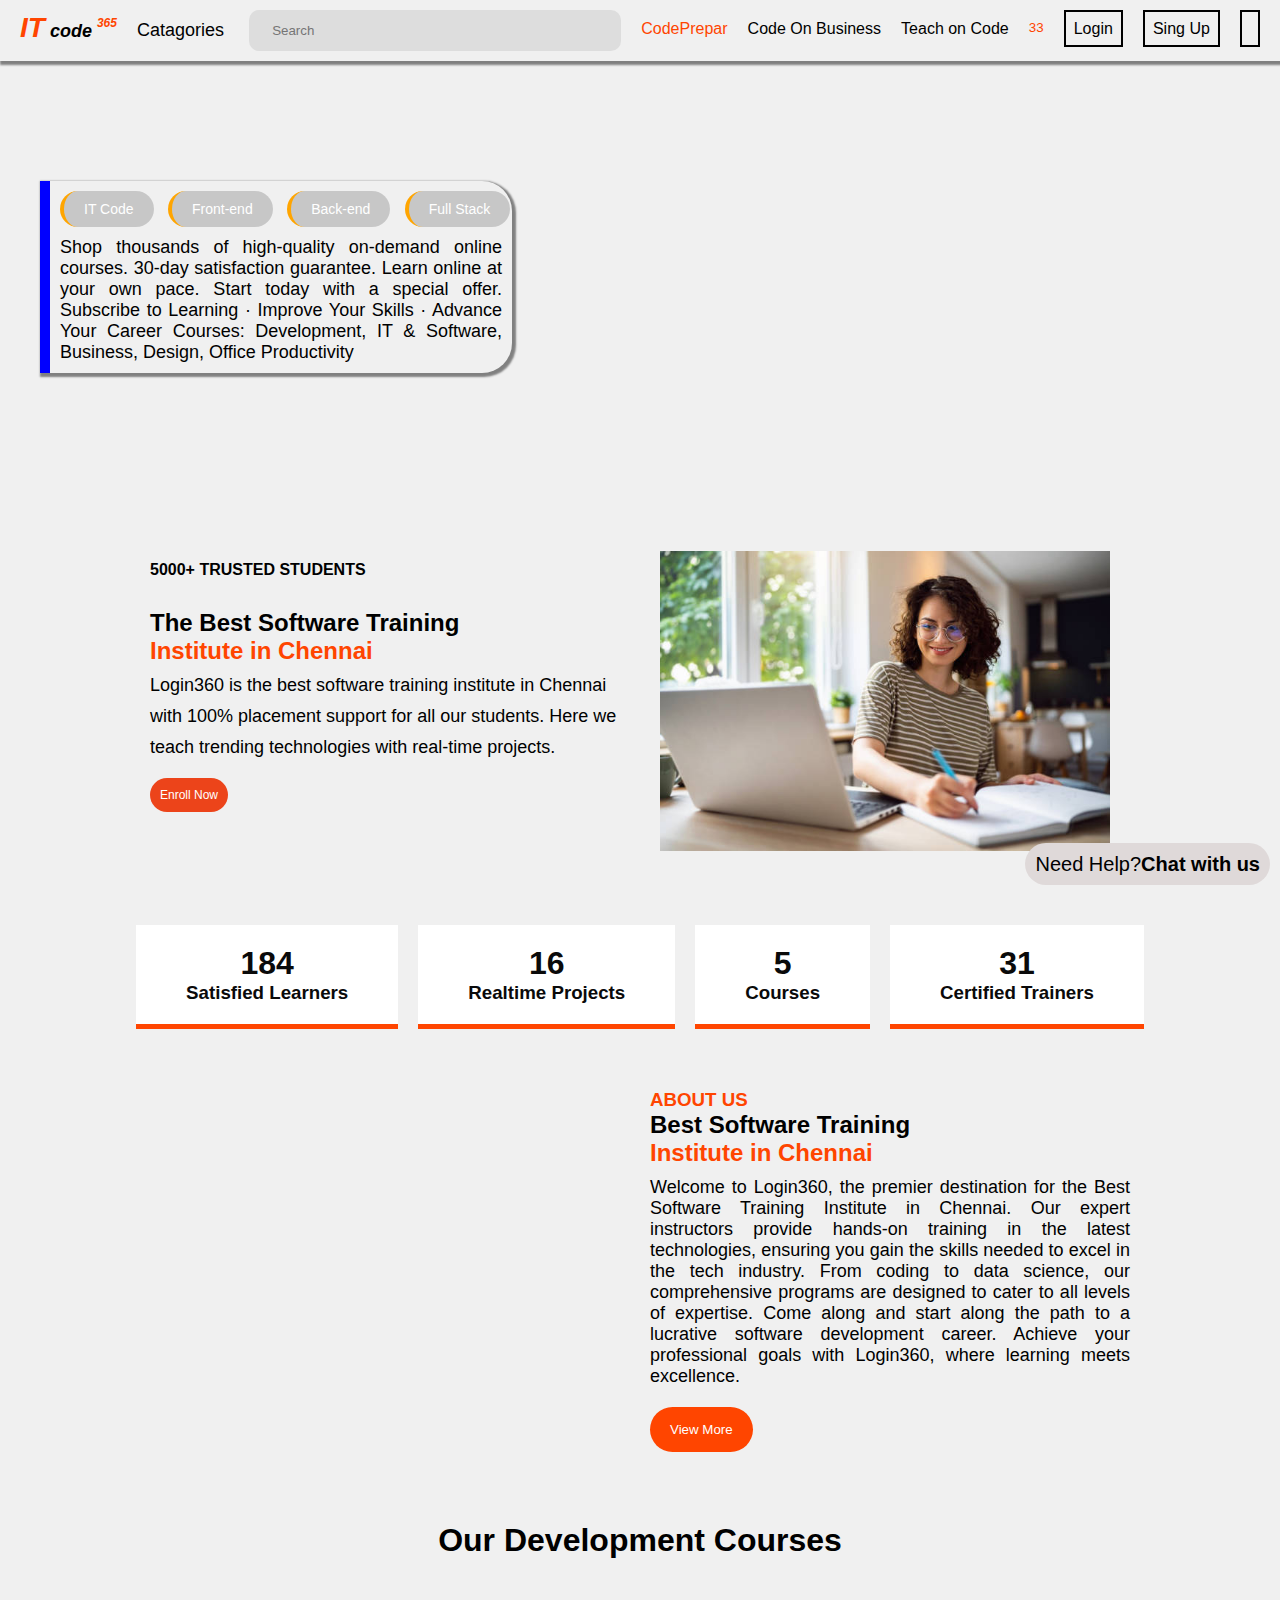
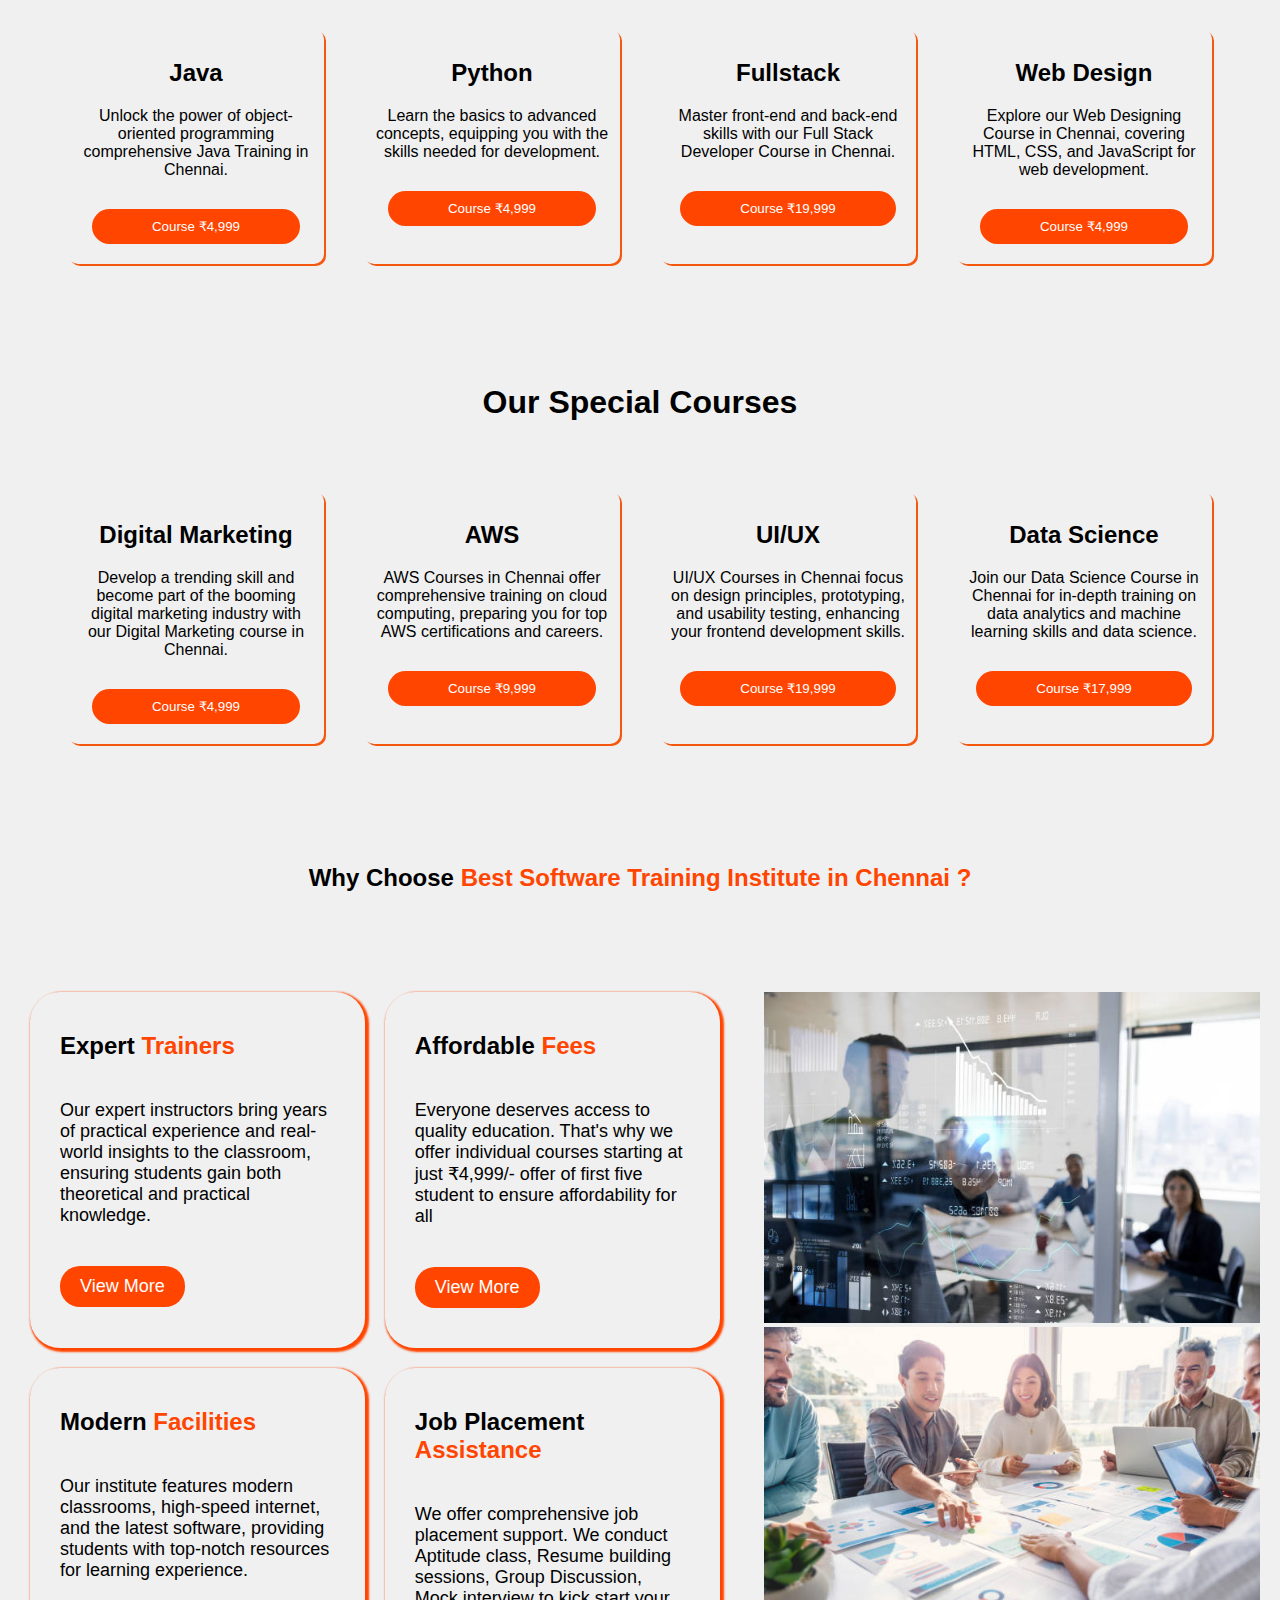
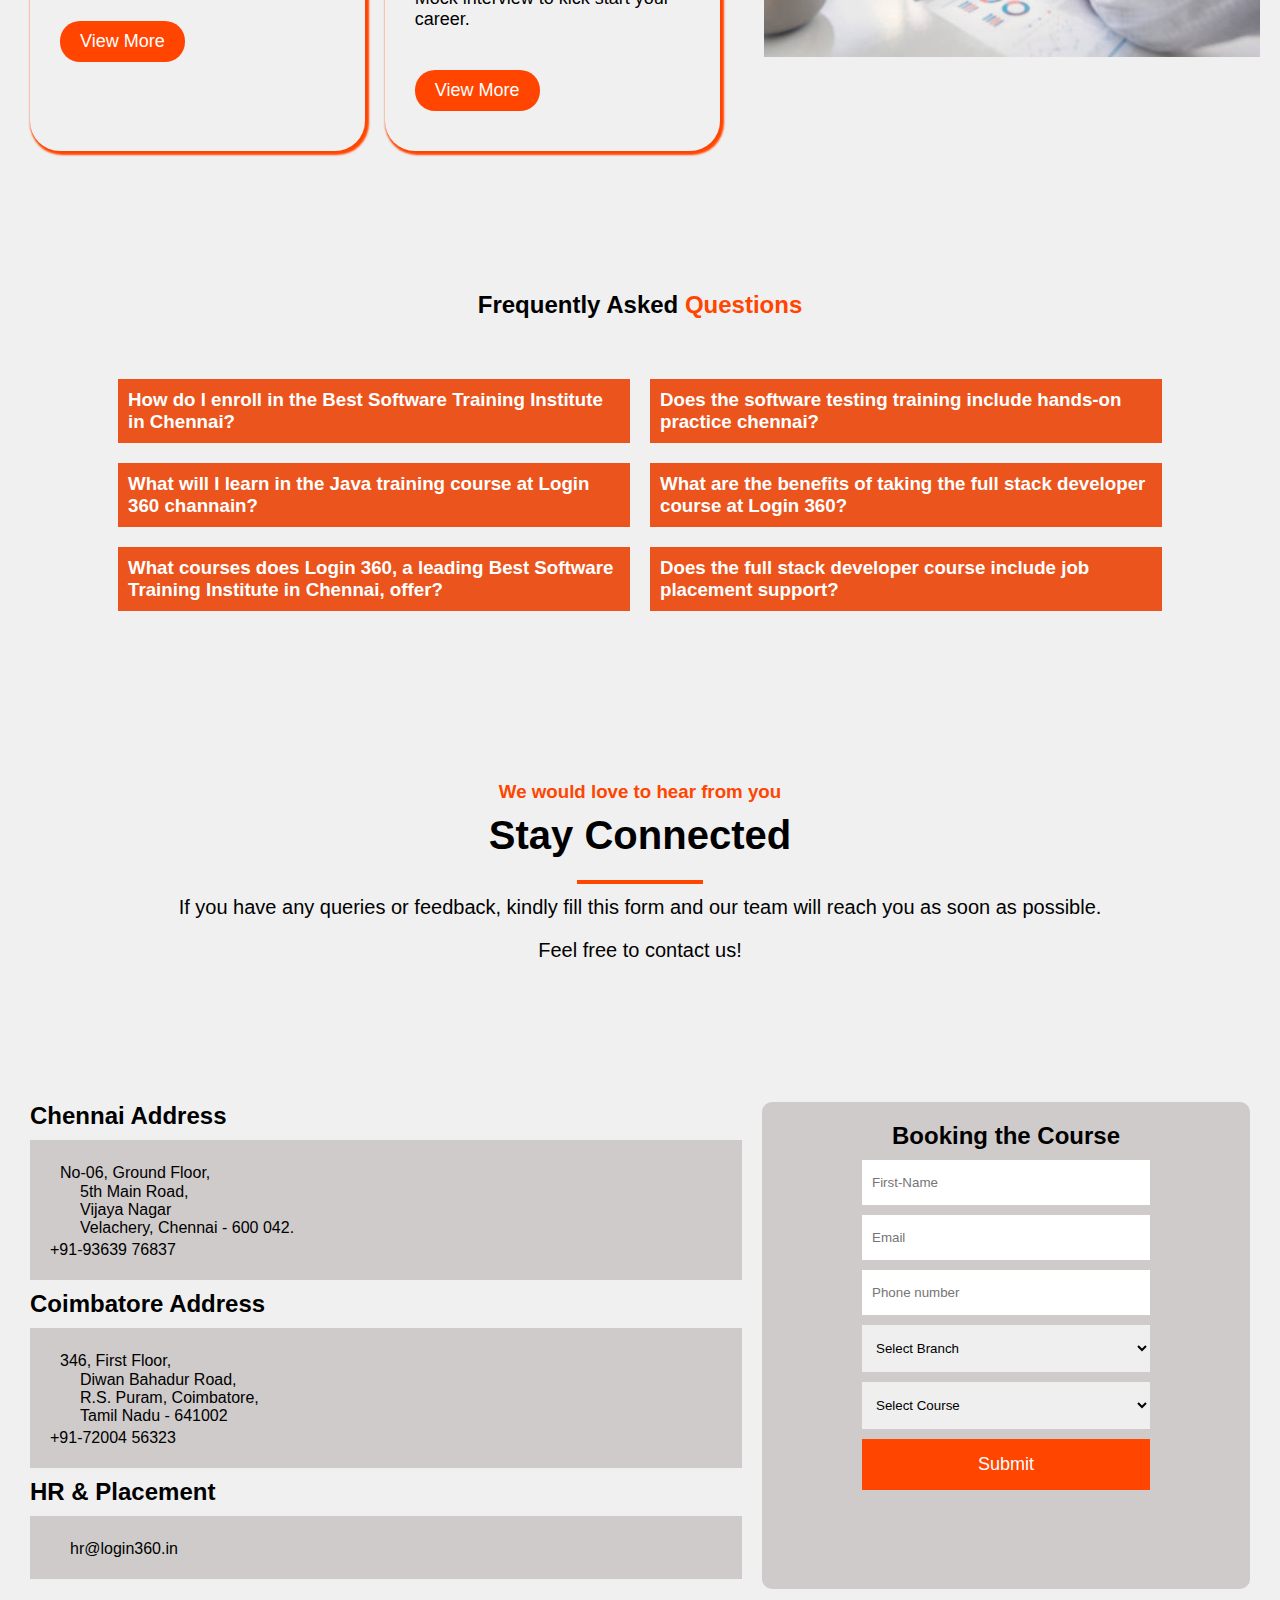
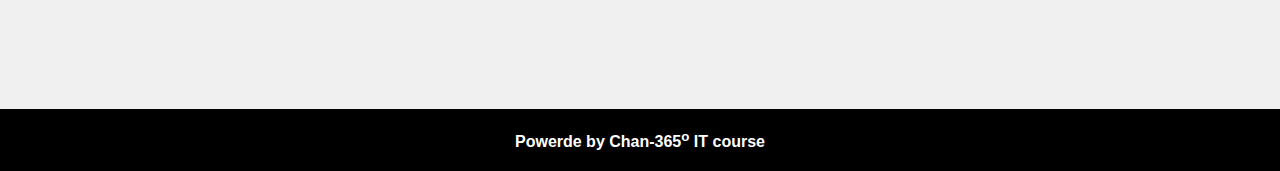
<file: index.html>
<!DOCTYPE html>
<html lang="en">

<head>
    <meta charset="UTF-8">
    <meta name="viewport" content="width=device-width, initial-scale=1.0">
    <title>TI-course</title>
    <link rel="stylesheet" href="./index.css">
    <link rel="stylesheet" href="./style.css">
    <link rel="stylesheet" href="https://cdnjs.cloudflare.com/ajax/libs/font-awesome/6.6.0/css/all.min.css"
        integrity="sha512-Kc323vGBEqzTmouAECnVceyQqyqdsSiqLQISBL29aUW4U/M7pSPA/gEUZQqv1cwx4OnYxTxve5UMg5GT6L4JJg=="
        crossorigin="anonymous" referrerpolicy="no-referrer" />
</head>

<body>
    <!-- main-div -->
    <div class="what-apps">
        <div class="apps-1"><span>Need Help?<b>Chat with us</b></span>
            <i class="fa-brands fa-whatsapp" style="font-size: 40px;color: green;"></i>
        </div>
    </div>
    <div class="contect-popup" id="alertbox">
        <!-- <p id="clear-btn"><i class="fa-solid fa-xmark"></i></p> -->
         <form action="" id="booking">
            <p id="clear-btn"><i class="fa-solid fa-xmark"></i></p>
            <h2 style="text-align: center;">Booking the Course</h2>
            <input type="text" placeholder="First-Name" class="int" id="fname">
            <p id="first-name"></p>
            <input type="email" placeholder="Email" class="int">
            <p id="email-name"></p>
            <input type="text" placeholder="Phone number" class="int">
            <p id="Phone-name"></p>
            <select name="" id="" class="int">
                <option value="">Select Branch </option>
                <option value="">Chennain</option>
                <option value="">Coimbatore</option>
            </select>
            <p id="select-branch"></p>
            <select name="" id="" class="int">
                <option value="">Select Course</option>
                <option value="">Java</option>
                <option value="">Python</option>
                <option value="">Data Analytics</option>
                <option value="">web design</option>
                <option value="">Software Teasting</option>
                <option value="">Amazon web Services</option>
                <option value="">DevOps</option>
                <option value="">Fullstack Developer</option>
                <option value="">UI/UX</option>
                <option value="">Digital Marketing</option>
                <option value="">Data science</option>
                <option value="">selenium</option>
            </select>
            <p id="select-coures"></p>
            <div class="sub-btn ">
                <button class="int" style="font-size: 18px;
                    background-color: orangered;color: white;"  id="submit-btn">Submit</button>
            </div>
        </form>
    </div>
         
    <div class="main-div">
        <!-- content-div flex box-->
        <!-- whatapp -->
       
         <!-- <div class="content">
            <div class="cont-1">
                <div class="logo-img">
                    <img src="./login-1.png" alt="">
                </div>
                <!-- nav-bar click me 
                <div class="hide-h3">
                    <h3 class="hide-clickme" id="click-link"><i class="fa-solid fa-bars " style="font-size: 20px;"></i>
                    </h3>
                    <h3 class="cencel" id="again" style="display: none"><i class="fa-solid fa-xmark"
                            style="font-size: 20px;"></i> </h3>
                </div>

            </div>
            <div class="cont-2">
                <span class="spa-1">Individual Course <span style="color: orangered;font-size: 26px;"> &#8377;4,999/-</span></span>
                <span class="spa-1">Diploma Course <span style="color: orangered;font-size: 26px;"> &#8377;9,999/-</span></span>
                <span class="spa-1">Fullstack Course<span style="color: orangered;font-size: 26px;"> &#8377;19,999/-</span></span>
            </div>

        </div>  -->
        <!-- <div class="new-heading">
            <marquee behavior="" direction="">
                <span class="spa-1">Individual Course <span style="color:orangered;">&#8377;4,999/-</span></span>
                <span class="spa-1">Diploma Course<span style="color:orangered;">&#8377;9,999/-</span></span>
                <span class="spa-1">Fullstack Course<span style="color:orangered;">&#8377;19,999/-</span></span>
            </marquee>
        </div> -->
        <!-- Drop down -->
        <div class="drop-down" id="drop-link">
            <ul>
                <li><a href="./sing-up-index.html" >Sing up</a></li>
                <li> <a href="./login-index.html" >Login in</a></li>
                <li><a href="#">Home</a></li>
                <li><a href="#">About</a></li>
                <li>
                    <div class="course-link-1">
                        <a href="#">Course <i class="fa-solid fa-chevron-down"style="font-size: 12px;padding-left: 10px;"></i>
                                </a>
                        <div class="hide-link">
                            <div class="div-1 conmen-1">
                                Java Training 
                                <div class="second-div">
                                    <div class="sec-div-1"><a href="#">Java</a></div>
                                    <div class="sec-div-1"><a href="#">Spring Boot</a></div>
                                </div>
                            </div>
                            <div class="div-1 conmen-1">
                                Python Training 
                                <div class="second-div">
                                    <div class="sec-div-1"><a href="#">Python</a></div>
                                    <div class="sec-div-1"><a href="#">Python & Django</a></div>
                                </div>
                            </div>
                            <div class="div-1 conmen-1">
                                Data Science Training 
                                <div class="second-div">
                                    <div class="sec-div-1"><a href="#">Data Science</a></div>
                                    <div class="sec-div-1"><a href="#">Data Analytics</a></div>
                                </div>
                            </div>
                            <div class="div-4 conmen-1">Fullstack Training</div>
                            <div class="div-5 conmen-1">Web Designing</div>
                            <div class="div-6 conmen-1">Software Testing</div>
                            <div class="div-7 conmen-1">Amazon Web Services</div>
                            <div class="div-8 conmen-1">DevOps</div>
                            <div class="div-9 conmen-1">UI/UX</div>
                            <div class="div-10 conmen-1">Digital Marketing</div>

                        </div>

                </li>
                <li><a href="#">Placement Records</a></li>
                <li><a href="#contact">Contac Us</a></li>
               
                

            </ul>

        </div>
        <!-- new nav-bar -->
        <header class="nav-bar">
            <!-- hide-nav-bar -->
                <div class="hide-nav-bar">
                  <i class="fa-solid fa-bars" id="show-nav-bar"></i>
                  <!-- drop-down -->
                  <div class="drop-down" id="show-in"> 
                    <ul>
                      <li class="clear-1"><p id="hide-drop">X</p></li>
                      <li class="link-tag"><a href="./login-index.html">Login</a></li>
                      <li class="link-tag"><a href="./sing-up-index.html">Sing up</a></li>
                      <li class="border-line">Most popuarl</li>
                      <li><a href="#">Web Development</a><i class="fa-solid fa-greater-than"></i></li>
                      <li><a href="#">Mobile Development</a><i class="fa-solid fa-greater-than"></i></li>
                      <li><a href="#">Game Development</a><i class="fa-solid fa-greater-than"></i></li>
                      <li><a href="#">Entepreneurship </a><i class="fa-solid fa-greater-than"></i></li>
                      <li><a href="#">Business Analytics</a><i class="fa-solid fa-greater-than"></i></li>
                      <li><a href="#">Finance</a><i class="fa-solid fa-greater-than"></i></li>
                      <li><a href="#">IT Certification</a><i class="fa-solid fa-greater-than"></i></li>
                      <li><a href="#">Personal Transformation</a><i class="fa-solid fa-greater-than"></i></li>
                      <li><a href="#">Graphic Design</a><i class="fa-solid fa-greater-than"></i></li>
                      <li><a href="#">Digital Marketing</a><i class="fa-solid fa-greater-than"></i></li>
                      <li><a href="#">All categories</a><i class="fa-solid fa-greater-than"></i></li>
                      <li class="border-line"> More form Udemy</li>
                      <li><a href="#">Udemy Business</a></li>
                      <li><a href="#">Get the app</a></li>
                      <li><a href="#">Invite friend</a></li>
                      <li><a href="#">Help</a></li>
                      <li><a href="#"><i class="fa-solid fa-earth-americas"></i> Tamil/English</a></li>
                      <li></li>
          
                    </ul>
                  </div>
                </div>
                <div class="headin-tag" id="logo" style="font-style: italic;">
                    <span style="color: orangered;">IT</span><span style="font-size: 18px;">
                        <i class="fa-solid fa-less-than"></i>
                        code
                        <i class="fa-solid fa-greater-than"></i>
                    </span><sup style="color: orangered;font-size: 12px;font-weight: bold;">365</sup>
                    <!-- <img src="./login-1.png" alt="" style="width: 10%;"> -->
                </div>
                <!-- search -->
                  <div class="hide-nav-bar">
             
                  </div>
                 <!-- shop -->
                  <div class="hide-nav-bar">
                    <i class="fa-solid fa-magnifying-glass" id="search-bar"></i>
                    <i class="fa-solid fa-cart-shopping" style="padding-left: 20px;" id="shop-bar"></i>
                  </div>
                <div class="nav-conatant catagories" >
                  Catagories<i class="fa-solid fa-chevron-down"></i>
                  <!-- all course -->
                  <div class="all-drop course">
                    <ul>
                      <li><a href="#">Development</a><i class="fa-solid fa-greater-than"></i></li>
                      <li><a href="#">Business</a><i class="fa-solid fa-greater-than"></i></li>
                      <li><a href="#">Finance & Accounting</a><i class="fa-solid fa-greater-than"></i></li>
                      <li><a href="#">IT & Softwere</a><i class="fa-solid fa-greater-than"></i></li>
                      <li><a href="#">Office Productivity</a><i class="fa-solid fa-greater-than"></i></li>
                      <li><a href="#">Design</a><i class="fa-solid fa-greater-than"></i></li>
                      <li><a href="#">Marketing</a><i class="fa-solid fa-greater-than"></i></li>
                      <li><a href="#">Lifestyle</a><i class="fa-solid fa-greater-than"></i></li>
                      <li><a href="#">Photography & Video</a><i class="fa-solid fa-greater-than"></i></li>
                      <li><a href="#">Health & Fitness</a><i class="fa-solid fa-greater-than"></i></li>
                      <li><a href="#">Music</a><i class="fa-solid fa-greater-than"></i></li>
                      <li><a href="#">Teaching & Academics</a><i class="fa-solid fa-greater-than"></i></li>
                      
                    </ul>
                  </div>
                </div>
                <div class="input-div nav-conatant" id="input-show">
                  
                  <i class="fa-solid fa-magnifying-glass"></i><input type="text" placeholder="Search"><span class="clearhide" id="clearx">X</span>
                </div>
                <div class="nav-conatant Udemy-Business" style="color: orangered;">
                    CodePrepar
                  <i class="fa-solid fa-chevron-down" style="font-size: 12px;"></i>
                  <!-- start -->
                  <div class="udemy-busi">
                    <div>
                      <h3>Coding Prepar</h3>
                      <button>Go Now</button>
                    </div>
                  </div>
                   <!-- end -->
                </div>
                <div class="nav-conatant  Udemy-Business">
                  Code On Business
                  <div class="udemy-busi">
                    <div>
                      <h3>Get your team access to over 
                        26,000 top Code courses, anytime, anywhere.</h3>
                      <button>Try  Code Business </button>
                    </div>
                  </div>
                </div>
                <div class="nav-conatant Udemy-Business">
                  Teach on Code
                  <div class="udemy-busi">
                    <div>
                      <h3>Turn what you know into an opportunity and reach millions around the world.
                      </h3>
                      <button>Learn more</button>
                    </div>
                  </div>
                </div>
                <div class="nav-conatant Udemy-Business">
                  <i class="fa-solid fa-cart-shopping"></i>
                  <sup style="color: orangered;">33</sup>
                  <div class="udemy-busi ">
                    <div>
                      <h3>
                        Your cart is empty.
                      </h3>
                      <button>Keep shopping</button>
                    </div>
                  </div>
                </div>
                <div class="nav-conatant all-sing-login">
                  <a href="./login-index.html" target="_parent">Login</a>
                </div>
                <div class="nav-conatant all-sing-login">
                  <a href="./sing-up-index.html" target="_parent">Sing Up</a>
                </div>
                <div class="nav-conatant all-sing-login">
                  <a href="#"><i class="fa-solid fa-earth-americas"></i></a>
                </div>
           </header>
       <!-- </div> -->
           <!-- conatainer-baner --------------------------------------------------------------------------------------------------------->
           <div class="conatainer-bar">
            <div class="cont-div-1">
                <!-- <h4>Skills for everyone & everything </h4> -->
              <!-- <p>Our big sale is on. Get courses from ₹399 for your career & your life. Sale ends August 29.</p> -->
              <div class="contchange-div">
                    <div class="conbtn-div"> 
                     <button id="itbtn" class="itbtn">IT Code</button>
                      <button id="fbtn">Front-end</button>
                      <button id="sbtn">Back-end</button>
                      <button id="tbtn">Full Stack</button></div>
                    <p id="demo">Shop thousands of high-quality on-demand online courses. 30-day satisfaction guarantee. Learn online at your own pace. Start today with a special offer.
                     Subscribe to Learning · Improve Your Skills · Advance Your Career
                     Courses: Development, IT & Software, Business, Design, Office Productivity</p>
             </div>

             </div>
            <div class="cont-div-2">
               <!-- <img src="./udemy-img.jpg" alt=""> -->
            </div>    
           </div>
         <!--seacrch box----->
        
         <!-- end nav-bar -->

        <!-- main-nav-bar -->
       
        <!-- <div class="nav-bar"> -->
            <!-- <a href="#" class="first-a">Home</a>
            <a href="#">About</a> -->
            <!-- <div class="course-link-1">
                <a href="#">Course<i class="fa-solid fa-chevron-down"style="font-size: 12px;padding-left: 10px;"></i></a>
                <div class="hide-link">
                    <div class="div-1 conmen-1">
                        Java Training
                        <div class="second-div">
                            <div class="sec-div-1"><a href="#">Java</a></div>
                            <div class="sec-div-1"><a href="#">Spring Boot</a></div>
                        </div>
                    </div>
                    <div class="div-1 conmen-1">
                        Python Training
                        <div class="second-div">
                            <div class="sec-div-1"><a href="#">Python</a></div>
                            <div class="sec-div-1"><a href="#">Python & Django</a></div>
                        </div>
                    </div>
                    <div class="div-1 conmen-1">
                        Data Science Training
                        <div class="second-div">
                            <div class="sec-div-1"><a href="#">Data Science</a></div>
                            <div class="sec-div-1"><a href="#">Data Analytics</a></div>
                        </div>
                    </div>
                    <div class="div-4 conmen-1">Fullstack Training</div>
                    <div class="div-5 conmen-1">Web Designing</div>
                    <div class="div-6 conmen-1">Software Testing</div>
                    <div class="div-7 conmen-1">Amazon Web Services</div>
                    <div class="div-8 conmen-1">DevOps</div>
                    <div class="div-9 conmen-1">UI/UX</div>
                    <div class="div-10 conmen-1">Digital Marketing</div>

                </div>
            </div> -->
            <!-- <a href="#">Placement Records</a>
            <a href="#contact">Contac Us</a>
            <a href="./sing-up-index.html" class="color-or  ">Sing up</a>
            <a href="./login-index.html" class="color-or ">Login in</a>
            <a href="#"><i class="fa-solid fa-earth-americas"></i></a> -->
        <!-- </div> -->
        <!-- main-contant-1 -->
        <div class="main-contant-1"> 
           
            <!-- headr-cont-1 -->
            <div class="header-cont-1">
                <h4 class="head-h3">5000+ TRUSTED STUDENTS</h4>
                <h2 class="head-h spacing-1">The Best Software Training </h2>
                <h2 class="head-h1 spacing-1">Institute in Chennai</h2>
                <p class="head-p3">Login360 is the best software training institute in Chennai</p>
                <p class="head-p3">with 100% placement support for all our students. Here we</p>
                <p class="head-p3">teach trending technologies with real-time projects.</p>
                <div class="head-btn">
                    <button>Enroll Now
                        <i class="fa-solid fa-arrow-right"
                            style="padding-top: 5px; font-size: 12px; color: rgb(255, 254, 254);"></i></button>
                </div>
            </div>
            <!-- image-cont-1 -->

            <div class="image-cont-1">
                <img src="./it-4.jpg" alt="image">
            </div>
        </div>
        <!-- four-flex-box -->
        <div class="four-flex-box">
            <div class="box-1 border-1">
                <div><i class="fa-solid fa-graduation-cap size"></i></div>
                <h1 class="num" data-val="6543">5,000</h1>
                <h3>Satisfied Learners</h3>
            </div>
            <div class="box-1 border-1">
                <div><i class="fa-solid fa-clock size"></i></div>
                <h1 class="num" data-val="160"> 160</h1>
                <h3>Realtime Projects</h3>

            </div>
            <div class="box-1 border-1">
                <div><i class="fa-solid fa-laptop size"></i></div>
                <h1 class="num" data-val="55">55</h1>
                <h3>Courses</h3>
            </div>
            <div class="box-1 border-1">
                <div><i class="fa-solid fa-certificate size"></i></div>
                <h1 class="num" data-val="300">000</h1>
                <h3>Certified Trainers</h3>
            </div>
        </div>
        <!-- about us div -->
        <div class="about-main-div">
            <div class="about-image">
                <iframe
                    src="https://www.google.com/maps/embed?pb=!1m18!1m12!1m3!1d3887.9667157842823!2d80.21652267396873!3d12.973980687341587!2m3!1f0!2f0!3f0!3m2!1i1024!2i768!4f13.1!3m3!1m2!1s0x3a525d3154bf18fb%3A0x706bf6b0e2157ca9!2sLogin360!5e0!3m2!1sen!2sin!4v1723394370530!5m2!1sen!2sin"
                    width="400" height="300" style="border:0;" allowfullscreen="" loading="lazy"
                    referrerpolicy="no-referrer-when-downgrade"></iframe>
            </div>
            <div class="about-contant">
                <h3 class="color-h1">ABOUT US</h3>
                <h2>Best Software Training</h2>
                <h2 class="color-h1">Institute in Chennai</h2>
                <p class="about-para">Welcome to Login360, the premier destination for the Best
                    Software Training Institute in Chennai. Our expert instructors provide hands-on
                    training in the latest technologies, ensuring you gain the skills needed to excel in
                    the tech industry. From coding to data science, our comprehensive programs are designed
                    to cater to all levels of expertise. Come along and start along the path to a lucrative software
                    development career. Achieve your professional goals with Login360, where learning meets excellence.
                </p>
                <div class="about-btn">
                    <button> View More</button>
                </div>
            </div>
        </div>
        <!-- new contant for this -->
      
        <!-- Our Development Courses -->
        <div class="Our-Development-Courses">
            <h1 class="our-h1">Our Development Courses</h1>
            <!-- developement-courses-4 -->
            <div class="developement-courses-4">
                <div class="courses-4">
                    <div><i class="fa-brands fa-java size"></i></div>
                    <h2>Java</h2>
                    <p>Unlock the power of object-oriented
                        programming comprehensive Java
                        Training in Chennai.
                    </p>
                    <div class="java-btn course-btn">
                        <button>Course &#8377;4,999</button>
                    </div>
                </div>
                <div class="courses-4 ">
                    <div><i class="fa-brands fa-python size"></i></div>
                    <h2>Python</h2>
                    <p>Learn the basics to advanced concepts,
                        equipping you with the skills needed for development.
                    </p>
                    <div class="python-btn  course-btn">
                        <button>Course &#8377;4,999</button>
                    </div>
                </div>
                <div class="courses-4">
                    <div><i class="fa-solid fa-file-code size"></i></div>
                    <h2>Fullstack</h2>
                    <p>Master front-end and back-end skills with our Full
                        Stack Developer Course in Chennai.
                    </p>
                    <div class="fullstack-btn  course-btn">
                        <button>Course &#8377;19,999</button>
                    </div>
                </div>
                <div class="courses-4 ">
                    <div><i class="fa-brands fa-html5 size"></i></div>
                    <h2>Web Design</h2>
                    <p>Explore our Web Designing Course in Chennai,
                        covering HTML, CSS, and JavaScript for web development.
                    </p>
                    <div class="web-design-btn course-btn">
                        <button>Course &#8377;4,999</button>
                    </div>
                </div>
            </div>
        </div>

        <!-- Our Special Courses -->
        <div class="Our-Special-Courses">
            <h1 class="our-h1"> Our Special Courses</h1>
            <div class="developement-courses-4">
                <div class="courses-4">
                    <div><i class="fa-solid fa-image size"></i></div>
                    <h2>Digital Marketing</h2>
                    <p>
                        Develop a trending skill and become part of the booming
                        digital marketing industry with our Digital Marketing course in Chennai.
                    </p>
                    <div class="java-btn course-btn">
                        <button>Course &#8377;4,999</button>
                    </div>
                </div>
                <div class="courses-4 ">
                    <div><i class="fa-brands fa-aws size"></i></div>
                    <h2>AWS</h2>
                    <p>
                        AWS Courses in Chennai offer comprehensive training
                        on cloud computing, preparing you for top AWS certifications and careers.
                    </p>
                    <div class="python-btn  course-btn">
                        <button>Course &#8377;9,999</button>
                    </div>
                </div>
                <div class="courses-4">
                    <i class="fa-solid fa-file-code size"></i>
                    <h2>UI/UX</h2>
                    <p>
                        UI/UX Courses in Chennai focus on design principles,
                        prototyping, and usability testing, enhancing your frontend development skills.
                    </p>
                    <div class="fullstack-btn  course-btn">
                        <button>Course &#8377;19,999</button>
                    </div>
                </div>
                <div class="courses-4 ">
                    <i class="fa-solid fa-chart-simple size"></i>
                    <h2>Data Science</h2>
                    <p>
                        Join our Data Science Course
                        in Chennai for in-depth training on data analytics and machine learning skills and data science.
                    </p>
                    <div class="web-design-btn course-btn">
                        <button>Course &#8377;17,999</button>
                    </div>
                </div>
            </div>
        </div>
        <!-- Best Software Training Institute in Chennai -->
        <div class="best-software-trainig">
            <h2 class="soft-h2">Why Choose <span style="color: orangered;">Best Software
                    Training Institute in Chennai ?</span>
            </h2>
            <!-- best-software -->
            <div class="best-software">
                <div class="best-software-box-4">
                    <div class="software-4">
                        <h2>Expert <span style="color: orangered;">Trainers</span></h2>
                        <p>Our expert instructors bring years of practical experience and real-world insights
                            to the classroom, ensuring students gain both theoretical and practical knowledge.
                        </p>
                        <div class="sotf-btn">
                            <button>View More</button>
                        </div>
                    </div>
                    <div class="software-4">
                        <h2>Affordable <span style="color:orangered;">Fees</span></h2>
                        <p>Everyone deserves access to quality education. That's why we offer individual
                            courses starting at just &#8377;4,999/- offer of first five student to ensure affordability
                            for all
                        </p>
                        <div class="sotf-btn">
                            <button>View More</button>
                        </div>
                    </div>
                    <div class="software-4">
                        <h2>Modern <span style="color: orangered;">Facilities</span></h2>
                        <p>Our institute features modern classrooms, high-speed internet, and the
                            latest software, providing students with top-notch resources for learning experience.
                        </p>
                        <div class="sotf-btn">
                            <button>View More</button>
                        </div>
                    </div>
                    <div class="software-4">
                        <h2>Job Placement <span style="color: orangered;">Assistance</span></h2>
                        <p>We offer comprehensive job placement support. We conduct Aptitude class, Resume building
                            sessions, Group Discussion, Mock interview to kick start your career.
                        </p>
                        <div class="sotf-btn">
                            <button>View More</button>
                        </div>
                    </div>

                </div>
                <!-- best-software-image -->
                <div class="best-software-image">
                    <img src="./it-data-1.jpg" alt="image">
                    <img src="./it-3.jpg" alt="">
                </div>
            </div>
        </div>
        <!-- Frequently Asked Questions -->
        <div class="Frequently-Asked-Questions">
            <h2 class="ques-h2">Frequently Asked <span style="color: orangered;">Questions</span></h2>
            <div class="Asked-Questions">
                <div class="question-1" id="ques-ans-1">
                    <h3 class="ques-1" id="q-1">How do I enroll in the Best Software Training
                        Institute in Chennai?
                    </h3>
                    <p class="ans-1" id="a-1">You can enroll at Login 360 by visiting our website, filling out the
                        registration form, and selecting the course you are
                        interested in. You will be assisted by our admissions team during the procedure.
                    </p>
                </div>
                <div class="question-1" id="ques-ans-1">
                    <h3 class="ques-1" id="q-1">
                        Does the software testing training include hands-on practice chennai?
                    </h3>
                    <p class="ans-1" id="a-1">
                        Yes, our training includes extensive hands-on practice with popular testing tools
                        and real-world scenarios to ensure you gain practical experience.
                    </p>
                </div>
                <div class="question-1" id="ques-ans-1">
                    <h3 class="ques-1" id="q-1">
                        What will I learn in the Java training course at Login 360 channain?
                    </h3>
                    <p class="ans-1" id="a-1">
                        The Java training course covers fundamental concepts, object-oriented programming, advanced Java
                        features,
                        web development using Java, and real-world project implementation.
                    </p>
                </div>
                <div class="question-1" id="ques-ans-1">
                    <h3 class="ques-1" id="q-1">
                        What are the benefits of taking the full stack developer
                        course at Login 360?
                    </h3>
                    <p class="ans-1" id="a-1">
                        Our course covers both front-end and back-end technologies, including HTML, CSS, JavaScript,
                        Node.js, React, databases, and real-world
                        projects, ensuring you become a proficient full stack developer.
                    </p>
                </div>
                <div class="question-1" id="ques-ans-1">
                    <h3 class="ques-1" id="q-1">
                        What courses does Login 360, a leading Best Software Training
                        Institute in Chennai, offer?
                    </h3>
                    <p class="ans-1" id="a-1">
                        Login 360 offers a wide range of courses, including Java, Python,
                        software testing, web designing, digital marketing, and fullstack development.
                    </p>
                </div>
                <div class="question-1" id="ques-ans-1">
                    <h3 class="ques-1" id="q-1">
                        Does the full stack developer course include job placement support?
                    </h3>
                    <p class="ans-1" id="a-1">
                        Yes, we offer comprehensive job placement support, including resume workshops
                        and interview coaching, to help you secure a position in the tech industry.
                    </p>
                </div>
            </div>
        </div>
        <!-- Stay Connected -->
        <div class="Stay-Connected" id="contact">
            <div class="contecte-para">
                <h3 class="cont-h3">We would love to hear from you</h3>
                <h2 class="cont-h2">Stay Connected </h2>
                <button class="mini-para"></button>
                <p>If you have any queries or feedback, kindly fill this form and our team will reach you as soon as
                    possible.</p>
                <p>Feel free to contact us!</p>
            </div>
            <div class="contect-main">
                <div class="contect-box-1">
                    <h2>Chennai Address</h2>
                    <div class="address-div">
                        <i class="fa-solid fa-location-dot " style="font-size: 20px;"></i>
                        <span style="padding-left:10px;">No-06, Ground Floor,</span>
                        <p>5th Main Road,</p>
                        <p>Vijaya Nagar</p>
                        <p>Velachery, Chennai - 600 042.</p>
                        <i class="fa-solid fa-phone" style="font-size: 20px;"></i>
                        <span>+91-93639 76837</span>
                    </div>
                    <h2>Coimbatore Address</h2>
                    <div class="address-div">
                        <i class="fa-solid fa-location-dot " style="font-size: 20px;"></i>
                        <span style="padding-left:10px;">346, First Floor,</span>
                        <p>Diwan Bahadur Road,</p>
                        <p>R.S. Puram, Coimbatore,</p>
                        <p>Tamil Nadu - 641002</p>
                        <i class="fa-solid fa-phone" style="font-size: 20px;"></i>
                        <span>+91-72004 56323</span>
                    </div>
                    <h2>HR & Placement</h2>
                    <div class="address-div">
                        <i class="fa-solid fa-envelope" style="font-size: 20px;padding-right: 20px;"></i>
                        <span>hr@login360.in</span>
                    </div>
                </div>
                <div class="contect-box-2" id="alert-box">

                    <form action="">
                        <h2 style="text-align: center;">Booking the Course</h2>
                        <input type="text" placeholder="First-Name" class="int">
                        <p id="first-name"></p>
                        <input type="email" placeholder="Email" class="int">
                        <p id="email-name"></p>
                        <input type="text" placeholder="Phone number" class="int">
                        <p id="Phone-name"></p>
                        <select name="" id="" class="int">
                            <option value="">Select Branch </option>
                            <option value="">Chennain</option>
                            <option value="">Coimbatore</option>
                        </select>
                        <p id="select-branch"></p>
                        <select name="" id="" class="int">
                            <option value="">Select Course</option>
                            <option value="">Java</option>
                            <option value="">Python</option>
                            <option value="">Data Analytics</option>
                            <option value="">web design</option>
                            <option value="">Software Teasting</option>
                            <option value="">Amazon web Services</option>
                            <option value="">DevOps</option>
                            <option value="">Fullstack Developer</option>
                            <option value="">UI/UX</option>
                            <option value="">Digital Marketing</option>
                            <option value="">Data science</option>
                            <option value="">selenium</option>
                        </select>
                        <p id="select-coures"></p>
                        <div class="sub-btn ">
                            <button class="int" style="font-size: 18px;
                                background-color: orangered;color: white;"  id="submit-btn">Submit</button>
                        </div>
                    </form>
                </div>
            </div>
        </div>
        <footer>
            <h4>Powerde by Chan-365<sup>o</sup> IT course</h4>
        </footer>
    </div>

    <script src="./index.js"></script>
</body>

</html>
</file>
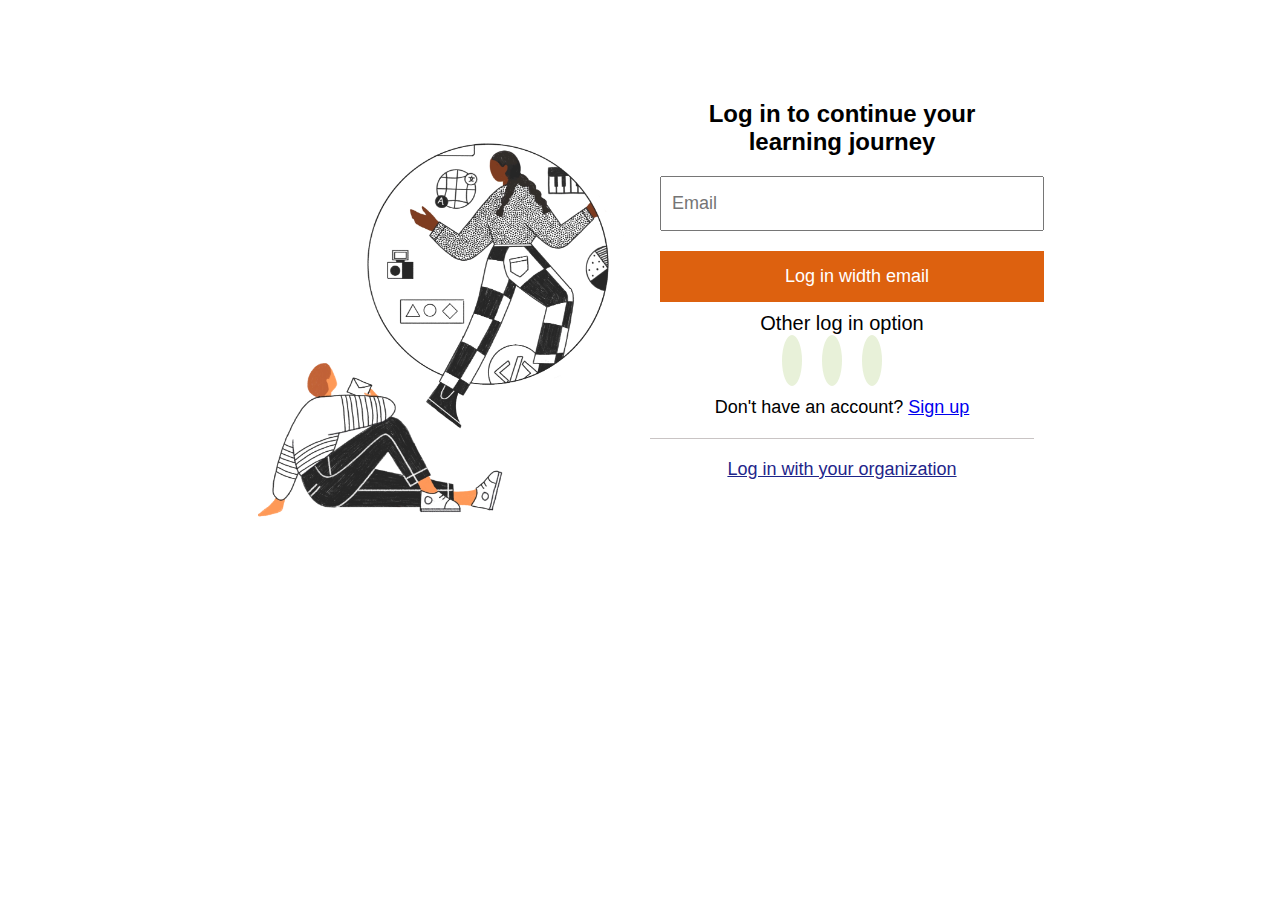
<file: login-index.html>
<!DOCTYPE html>
<html lang="en">
<head>
    <meta charset="UTF-8">
    <meta name="viewport" content="width=device-width, initial-scale=1.0">
    <title>Login</title>
    <link rel="stylesheet" href="https://cdnjs.cloudflare.com/ajax/libs/font-awesome/6.6.0/css/all.min.css" integrity="sha512-Kc323vGBEqzTmouAECnVceyQqyqdsSiqLQISBL29aUW4U/M7pSPA/gEUZQqv1cwx4OnYxTxve5UMg5GT6L4JJg==" crossorigin="anonymous" referrerpolicy="no-referrer" />
  
    <style>
        *{
            padding: 0px;
            margin: 0px;
            box-sizing: border-box;
            font-family: Arial, Helvetica, sans-serif;
        }
        .main-login-box{
            display: flex;
            width: 100%;
            margin-top: 100px;
            flex-wrap: wrap;
            justify-content:center;
        }
        /* login-box-1 */
       .login-box-1{
        width: 30%;
        margin-right: 20px;
       }
       .login-box-1 img{
        width: 100%;
        border-radius: 20px;
       }
       /* login-box-2 */
       .login-box-2{
        text-align: center;
        width: 30%;
       }
       .login-box-2 input,button{
        margin: 10px 10px;
        padding: 15px 10px;
        width: 100%;
        font-size: 18px;
        outline: none;
       
       
       }
       .login-box-2 button{
        color: white;
        border: none;
        background-color: rgb(221, 97, 15);
       }
       .login-box-2 h2{
        padding-bottom: 10px;
       }
       .login-box-2 i{
        padding-right: 10px;
       }
       /* .login-box-2 button{
        margin: 30px 10px;
        width: 100%;
       } */
      form div:nth-child(3){
          font-size: 20px;
          padding-bottom: 10px;
      }
      .app-link{
        text-align: center;
        margin-bottom: 20px;
      }
       
     
      .app-link i{
        font-size: 28px;
        margin-right: 20px;
        padding: 10px;
        background-color: rgb(232, 241, 217);
        border-radius: 50%;
        margin-bottom: 10px;
      }
      .sign-up-link{
        padding-bottom: 20px;
        border-bottom: 1px solid rgb(201, 196, 196);
        margin-bottom: 20px;
      }
      .sign-up-link p{
        font-size: 18px;
      }
      
      .last-link a{
        font-size: 18px;
        color: rgb(30, 37, 138);
      }
       @media screen and (max-width:900px) {
        .main-login-box{
          margin-top: 10px;
          margin-bottom: 30px;
        }
        .login-box-1 img{
          text-align: center;
          height: 200px;
          width: 50%;
        }
        .login-box-1,.login-box-2{
          text-align: center;
            margin: 10px;
            width: 100%;
            padding: 20px;
        }
       }
    </style>
</head>
<body>
    
     <div class="main-login-box">
        <div class="login-box-1">
            <img src="./sing-up-image.webp" alt="">
        </div>
        <div class="login-box-2">
            <h2>Log in to continue your <br> learning journey</h2>
            <form action="">
                <div><input type="email" placeholder="Email"></div>
                <div><button class="login-btn"><i class="fa-solid fa-envelope"></i>Log in width email</button></div>
                <div>Other log in option</div>
            </form>
            <div class="app-link">
                <a href="#"><i class="fa-brands fa-google" style="color: green;"></i></a>
                <a href="#"><i class="fa-brands fa-facebook" style="color: blue;"></i></a>
                <a href="#"><i class="fa-brands fa-apple" style="color: black;"></i></a>
            </div>
            <div class="sign-up-link">
                <p>Don't have an account? <a href="./sing-up-index.html" target="_parent">Sign up</a></p>
            </div>
            <div class="last-link"> 
                <a href="#">Log in with your organization</a>
            </div>
        </div>
     </div>
</body>
</html>
</file>
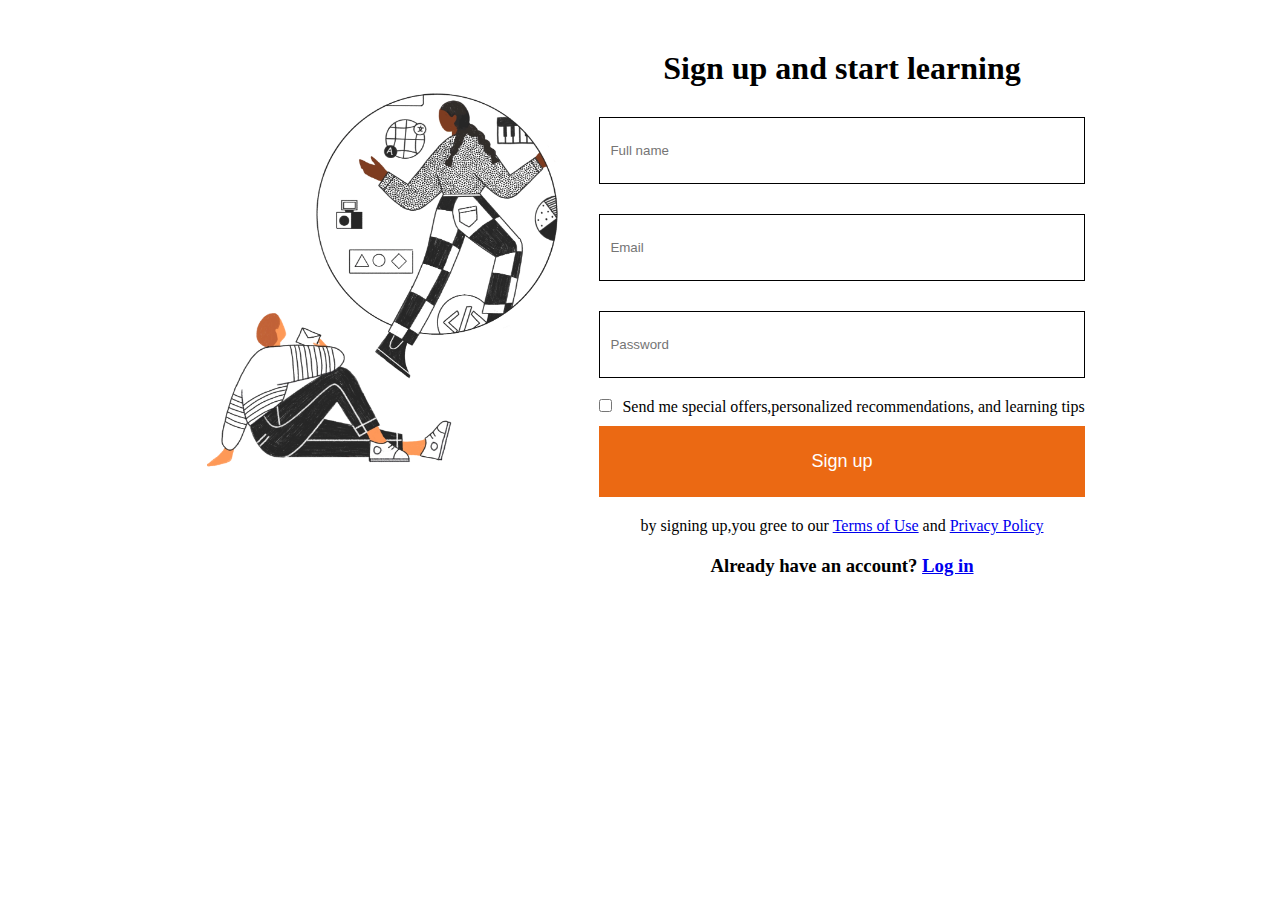
<file: sing-up-index.html>
<!DOCTYPE html>
<html lang="en">
<head>
    <meta charset="UTF-8">
    <meta name="viewport" content="width=device-width, initial-scale=1.0">
    <title>Document</title>
    <style>
        *{
            padding: 0px;
            margin: 0px;
            box-sizing: border-box;
        }
        .main-sign-up{
            display: flex;
            width: 100%;
            justify-content:center;
            padding-top: 50px;
            text-align: center;
            flex-wrap: wrap;
        }
        .sign-up-box-1{
            width: 30%;
            margin-right: 20px;
        }
        .sign-up-box-1 img{
            width: 100%;
        }
        .sign-up-box-2 h1{
             padding-bottom: 20px;
        }
        .check-box{
            margin-right: 10px;
        }
        .input-1 input,.check-box{
            border: 1px solid black;
        }
        .input-1 input,button{
            padding: 25px 10px;
            margin-top: 10px;
            margin-bottom: 20px;
            width: 100%;
            outline: none;
        }
        div h3{
            padding-top: 20px;
        }
        div button{
            border: none;
            color: white;
            font-size: 18px;
            background-color: rgb(235, 105, 19);
        }
     
        @media screen and (max-width:800px) {
            .main-sign-up{
                padding-top: 20px;
                padding: 30px 10px 30px 10px;
            }
            .sign-up-box-1 img{
            width: 70%;
        }
            .sign-up-box-1{
                width: 100%;
            }
            .sign-up-box-2{
                width: 100%;
            }
            .sign-up-box-2 input,button{
                padding: 15px 5px;
            }
            
        }
    </style>
</head>
<body>
    <div class="main-sign-up">
        <div class="sign-up-box-1">
            <img src="./sing-up-image.webp" alt="image">
        </div>
        <div class="sign-up-box-2">
            <h1>Sign up and start learning</h1>
            <form action="">
                <div class="input-1">
                    <div><input type="text" placeholder="Full name"></div>
                <div><input type="email" placeholder="Email"></div>
                <div><input type="text" placeholder="Password"></div>
                <div class="span-1"><span></span><span></span><span></span></div>
                </div>
                <input type="checkbox" class="check-box"><span>Send me special offers,personalized recommendations, and learning tips</span>
                <div><button class="sing-btn"> Sign up</button></div>
                <div>
                    by signing up,you gree to our <a href="#">Terms of Use</a> and <a href="#">Privacy Policy</a>
                </div>
                 <div>
                    <h3>Already have an account? <a href="./login-index.html" target="_parent">Log in</a></h3>
                 </div>

            </form>
        </div>
    </div>
    
</body>
</html>
</file>
<file: index.css>
*{
    padding: 0px;
    margin: 0px;
   box-sizing: border-box;

}
body{
    background-color: rgb(240, 240, 240);
    /* font-family: 'Franklin Gothic Medium', 'Arial Narrow', Arial, sans-serif; */
}
/* contect-popup */
.contect-popup{
    display:none;
    position: fixed;
    width: 100%;
    height: 100vh;
    padding: 20px 10px;
      background-color: rgb(211, 70, 70);
    /* opacity: 0.5; */
    background-color: transparent;
    /* background-blend-mode: lighten; */
}
#clear-btn{
    /* position: fixed; ------------------------------------------------------------------------*/
    padding: 8px 10px;
    top: 110px;
    left: 500px;
    font-size: 25px;
    /* float: right; */
}
#booking{
    /* backdrop-filter: opacity(50%); */
    width: 30%;
    position: fixed;
    padding: 20px 30px;
    right: 450px;
    top: 100px;
    color: white;
    background-color: rgb(143, 138, 138);
}

.popup-box{
    width: 30%;
}

/* whatapps */
.apps-1{
    position: fixed;
    right: 10px;
    bottom:20px;
}
.apps-1 span{
background-color: rgb(223, 217, 217) ;
font-size:20px;
padding: 10px;
border-radius: 30px;
}
/* content */
.content{
    position:sticky;
    top: 0; 
    display: flex;
    flex-wrap: wrap;
    width: 100%;
    background-color:white;
    border-bottom: 1px solid grey;
}
.cont-1{
    /* position: sticky;
    top: 0; */
    padding: 10px;
    display: flex;
    padding-top: 10px;
    width: 40%;
    /* background-color: rgb(243, 245, 243); */
    justify-content: space-between;
}
.hide-h3{
    display: none;
}

.cont-2{
    width: 60%;
    background-color: rgb(228, 228, 228);
     font-weight: bold;
    /* box-shadow: 2px 2px 2px 2px grey; */
    padding: 10px 10px;

}
.spa-1{
    padding-right: 20px;
    transition: transform .2s;
}
.spa-1:hover{
    transform: scale(1.5);
}
/* news-heading------------------------------- */
/* .spa-1{
    font-size:18px;
    padding: 10px 20px;
} */

/* drop-down */
/* .drop-down{
    display: none;
    position:sticky;
    top: 49px;
    margin: 0px 20px;
    margin-top: 20px;

} */
/* .drop-down ul li{
    list-style: none;
    background-color: orangered;
    margin-top: 10px;
    padding: 10px 30px;
} */
/* .drop-down a{
    text-decoration: none;
    font-size: 18px;
    color: white;
} */
/* nav-bar */

/* nav-bar ////////////////////-------- */
.hide-link{
    display: none;
}
.course-link-1:hover .hide-link{
    position: fixed;
    display:block;
}

/* hide java */
.second-div{
    display: none;
}
.div-1:hover .second-div{
    display: block;
}
.conmen-1{
    color: black;
    font-size: 20px;
     /* margin: 15px; */
     padding: 10px  20px;
     border-bottom: 2px solid rgb(134, 132, 132);
}
.hide-link{
    margin: 0px 10px;
    width: 20%;
    font-size: 20px;
    /* padding: 20px 10px; */
    background-color: white;
   
}
.sec-div-1{
    color: orangered;
}






.nav-bar{
    /* background-color: greenyellow; */
    padding: 20px 30px;
    /* text-align: center; */
    justify-content: center;
    display: flex;
}
.nav-bar a{
    /* background-color: green; */
    /* border-radius: 30px; */
    /* font-size: 18px;
    padding: 8px 5px;
    margin-right: 40px;
    text-decoration: none; */
    /* background-color: green; */
}
.float-1{
    float: right;
}
.first-a{
    border-bottom: 3px solid orangered;
    color: rgb(247, 106, 54);
}
.nav-bar a:hover{
    /* background-color: orangered; */
    /* border-bottom: 3px solid orangered;
    color: rgb(247, 106, 54); */
}
/* color-or--------------------------------------------------------- */
.color-or{
    /* background-color:  rgb(68, 65, 63); */
    /* border: 2px solid black; */
    /* border: 2px solid black; */
    /* color: rgb(22, 22, 22); */
    /* box-shadow: 2px 2px 2px 2px blue; */
    /* border-radius: 30px; */
}
.color-or:hover{
    background-color:rgb(5, 5, 92);
    /* border: 3px solid orangered; */
}
/* course-drop-down */
/* course-link-1 */
.course-link-1{
    padding: 10px;
    /* margin: 0px 20px; */
}


/* main-contant-1 */
.main-contant-1{
    display: flex;
    flex-wrap: wrap;
    padding: 20px 150px;
    /* width: 100%; */
}
/* header-cont-1 */
.header-cont-1{
    width: 50%;
}
.head-h3{
    padding: 30px 0px;
}
.head-h1{
    color: orangered;
}
.head-p3{
    margin-top:10px;
    font-size: 18px;
}
.head-btn{
    margin-top: 20px;
}
.head-btn button{
    font-size: 12px;
    padding: 10px 10px;
    border: none;
    border-radius: 30px;
    background-color: rgb(236, 68, 26);
    color: white;
}
.head-btn button:hover{
    background-color: black;
    /* border: 4px solid orangered; */
}
/* image-cont-1 */
.image-cont-1{
    padding: 20px;
    width:50%;
}
.image-cont-1 img{
    width: 100%;
}
/* four-flex-box */
/* fa solid------------------------------------------------------------------------ */
   
.size{
    font-size: 35px;
    padding-bottom: 20px;
}
.four-flex-box{
    margin: 10px 20px;
    padding: 20px 20px;
    display: flex;
    flex-wrap: wrap;
    justify-content: center;
    padding: 10px 0px;
    /* background-color:orangered; */
}
.box-1{
    color: rgb(10, 10, 10);
    background-color: rgb(255, 255, 255);
    text-align: center;
    padding: 20px 50px;
    margin: 10px;
    /* box-shadow: 2px 2px 2px 2px gray; */

   
}
.border-1{
    border-bottom: 5px solid orangered;
    /* border-right: 2px solid white; */
    /* border-right: 2px solid white; */
}
/* about-main-div */
.about-main-div{
    margin-top: 20px;
    display: flex;
    flex-wrap: wrap;
    padding:20px 150px;
}
.about-image{
    width: 50%;
   
}
.about-contant{
    padding-left: 10px;
    width: 50%;
}
.color-h1{
    color: orangered;
}
.about-para{
    font-size: 18px;
    text-align: justify;
    padding-top: 10px;
}
.about-btn{
    margin-top: 20px;
}
.about-btn button{
    border: none;
    padding: 15px 20px;
    border-radius: 30px;
    background-color: orangered;
    color:white;
}
.about-btn button:hover{
    /* border: 4px solid orangered; */
    background-color: black;
}
/* Our-Development-Courses */
.fa-brands{
    font-size: 36px;
}
.Our-Development-Courses{
    margin-top: 50px;
}
.our-h1{
    text-align: center;
}
.developement-courses-4{
    margin-top: 50px;
    display: flex;
    flex-wrap: wrap;
   justify-content: center;
}
.courses-4{
    width: 20%;
    margin: 20px;
    padding: 10px 10px;
    text-align: center;
    border-radius: 10px;
    box-shadow: 2px 2px rgb(245, 87, 14);
    /* transition: transfom .2s;-------------------------------------------------------- */
    
}

.courses-4:hover{
    /* transform: scale(1.1); */
    box-shadow: 3px 3px 3px 3px blue;
}
.courses-4 h2{
    padding: 20px 10px;
}
.course-btn{
margin: 30px 10px 10px 10px;
}
.course-btn button{
     background-color: orangered;
     border: none;
     color: white;
     border-radius: 20px;
     /* font-size: 15px; */
     padding: 10px 60px;
}
.course-btn button:hover{
    background-color: black;
}

/* Our-Special-Courses */
.Our-Special-Courses{
    margin-top: 100px;
}
/*  Best Software Training Institute in Chennai */
.best-software-trainig{
    margin-top: 100px;
}
.soft-h2{
    text-align: center;
}
/*  best-software*/
.best-software{
    display: flex;
    flex-wrap: wrap;
    padding: 30px 20px;
}
/* best-software-box-4 */
.best-software-box-4{
    margin-top: 60px;
    display:flex ;
    flex-wrap: wrap;
    width: 60%;
}
/* software-4 */
.software-4{
    padding: 20px 20px;
    margin: 10px;
    width: 45%;
    border-radius: 30px;
    /* border: 3px solid orangered; */
    box-shadow: 2px 2px 2px 2px orangered;
}
.software-4:hover{
    box-shadow: 2px 2px 2px 2px black;
}
.software-4 h2{
    padding: 20px 10px;
}
.software-4 p{
    padding: 20px 10px;
    font-size: 18px;
}
.sotf-btn{
    padding: 20px 10px;
}
.sotf-btn button{
    padding: 10px 20px;
    font-size: 18px;
    border: none;
    background-color: orangered;
    border-radius: 20px;
    color: white;
}
.sotf-btn button:hover{
    background-color: black;
}

/* best-software-image */
.best-software-image{
  margin-top: 70px;
   width: 40%;
}
.best-software-image img{
    width: 100%;
}
/* Frequently-Asked-Questions */
.Frequently-Asked-Questions{
    margin-top: 100px;
}
.Asked-Questions{
    display: flex;
    justify-content: center;
    flex-wrap: wrap;
}
.ques-h2{
    text-align: center;
    margin-bottom: 50px;
}
.question-1{
    margin: 10px;
    width:40%;
}
.ques-1{
    background-color: rgb(235, 84, 29);
    padding: 10px 10px;
    color: white;
}
.ans-1{
    display: none;
    background-color: rgb(199, 194, 194);
    padding: 20px 10px;
}
.question-1:hover .ans-1{
    display: block;
}
/* Stay Connected ------------------------*/
.Stay-Connected{
    margin-top: 150px;
}
.contecte-para{
    padding: 10px 10px;
    text-align: center;
}
.contecte-para p{
    font-size: 20px;
    padding: 10px 0px;
}
.contecte-para h2{
    padding: 10px 0px;
}
.cont-h3{
    color: orangered;
}
.cont-h2{
    font-size: 40px;
}
.mini-para{
    width: 10%;
    padding: 2px;
    border: none;
    background-color: orangered;
}

/* contect-main */
.contect-main{
    display: flex;
    flex-wrap: wrap;
    margin-top: 100px;
    padding: 20px 30px;
}
/* contect-box-1 */
.contect-box-1{
    width: 60%;
   
    /* text-align: center; */
}
/* contect-box-2------------------------------------ */
.contect-box-2{
    background-color: rgb(207, 203, 202);
    width:40%;
    padding: 20px 100px;
    /* margin-left: 50px; */
    border-radius: 10px;
}
.int{
    margin-top: 10px;
    padding: 15px  10px;
    width: 100%;
    outline: none;
    border: none;
}
.address-div{
    background-color:rgb(207, 203, 202);
    color: rgb(0, 0, 0);
    /* margin: 20px 20px; */
    margin: 10px 20px 10px 0px;
    padding: 20px 20px;
}
.address-div p{
    padding: 0px 30px;
}


footer{
    text-align: center;
    margin-top: 100px;
    padding: 20px 20px;
    background-color: black;
    color: white;
    
}


.logo-img{
    width: 30%;
}
.logo-img img{
    /* width: 200px; */
    width: 100%;
    /* height: 50px; */
}
/* new form to */
/* condent baner--------------------------------------------------------- */
.conatainer-bar{
    display: flex;
    flex-wrap: wrap;
    width: 100%;
    /* height: 400px; */
    /* background-color: rgb(236, 233, 233); */

    /* background-color:rgb(247, 240, 240); */
}
/* contchange-div---------------------------------------------------------------------- */
.contchange-div{
    /* background-color: rgb(220, 233, 220); */
    box-shadow: 2px 2px 2px 2px grey;
    border-left: 10px solid blue;
    border-top-right-radius: 30px;
    border-bottom-right-radius: 30px;
    /* padding: 10px 20px; */
  }
 .itbtn{
  background-color:blue;
 }
  .conbtn-div button{
    /* background-color: rgb(180, 180, 197); */
    border: none;
    border-left: 4px solid #FFA500;
    font-size: 14px;
    padding: 10px 20px;
    margin-top: 10px;
    margin-left: 10px;
    border-radius: 30px;
    color: white;
    background-color: rgb(199, 199, 199);
  }
  .conbtn-div button:hover{
    background-color: rgb(72, 72, 185);
    color: rgb(253, 250, 250);
  }
  .contchange-div p{
    font-size: 18px;
    padding: 10px 10px;
    /* background-color: rgb(212, 208, 208); */
    color: rgb(0, 0, 0);
     font-family: Arial, Helvetica, sans-serif;
    text-align: justify;
  }



.cont-div-1{
    width: 40%;
    padding: 20px;
    /* background-color: #fcfcfc; */
    margin: 100px 10px 0px 20px;
     /* height: 180px; */
    border-radius: 10px;
    /* background-color: rgb(236, 233, 233); */

}
.cont-div-1 p{
    /* padding: 10px 0px; */
}
@keyframes myani{
    0%{
        background-image: url("./udemy-img.png");
        

    }
    25%{
        background-image: url("./udemy-image-2.png");
       
      
    }
    75%{
        background-image: url("./udemy-img.png");

    }
    100%{
        background-image: url("./udemy-image-2.png");
        
        
    }
}
.cont-div-2{
    margin-left: 20px;
    background-position: 100% 0%;
    background-size: contain;
    background-repeat: no-repeat;
    width: 50%;
    height: 50vh;
    animation: myani 10s infinite;

}


 

@media screen and (max-width:1000px){
    .cont-div-2{
        padding: 0px 100px;
        width: 100%;
    }
    .conatainer-bar{
        margin-top: 10px;
        padding: 0px 20px;
        width: 90%;
        flex-direction:column-reverse;
    }
    
    .apps-1{
        right: 10px;
        bottom: 40px;
    }
    .apps-1 span{
        font-size: 16px;
    }
    /* content */
    .hide-link{
        width: 100%;
    }
    .hide-link a{
        color:orangered;
    }
    .cont-1{
        width: 100%;
    }
    .cont-2{
        display: none;
        /* display: flex; */
        flex-wrap: wrap;
        width:100%;
    }
   
    /* .spa-1{
        padding: 10px;
    } */
    /* nav-bar click me */
    .hide-h3{
        display: inline-block;
    }
    /* nav-bar */
    .nav-bar{
        display: none;
    }
     /* main-contant-1 */
     .header-cont-1{
        width: 100%;
     }
     .header-cont-1{
        width: 100%;
     }
     .head-p3{
        font-size: 16px;
     }
     .image-cont-1{
        width: 100%;
     }
     /* four-flex-box  */
     .box-1{
        text-align: center;
        width: 100%;
        padding: 10px 20px;
        border: none;
        /* border-bottom: 2px solid white; */
     }
     .border-1{
        border-bottom: 5px solid rgb(245, 43, 8);
     }
     iframe{
        margin-bottom: 30px;
        width: 100%;

     }
     .main-contant-1{
        padding: 20px 20px;
     }
     .about-main-div{
        padding: 20px 20px;
     }
     .about-image{
        width: 100%;
     }
     .about-contant{
        width: 100%;
     }
     /* Our-Development-Courses */
     .courses-4{
        width: 100%;
     }
     /* .question-1 */
     .question-1{
         width: 100%;
     }
     .best-software-box-4{
        width: 100%;
     }
     .best-software-image{
        width: 100%;
     }
     .software-4{
        width: 100%;
     }
     .contect-box-1{
        width: 100%;
     }
    .contect-box-2{
        padding: 20px ;
        margin-left: 0px;
        width: 100%;
    }
    /* .cont-div-2 */
    .cont-div-2{
        height: 200px;
    }
    #booking{
        background-color: rgb(240, 241, 240);
        top: 0px;
        left: 0px;
        width: 90%;
        margin: 10px 20px;
        padding: 10px 10px 40px 10px;
        color:orangered;
        /* right: 0px; */
    }
#clear-btn{
        top: 10px;
        left: 30px;
}
/*conbtn-div button-------------------------------- */
.conbtn-div{
    padding-top: 10px;
}
.conbtn-div button{
    
    width: 90%;
    background-color: rgb(183, 183, 228);
    color: white;
    display: block;
}
}
</file>
<file: style.css>
*{
    padding: 0px;
    margin: 0px;
    box-sizing: border-box;
    font-family: Arial, Helvetica, sans-serif;
}
/* nav-bar */
.nav-bar{
    display: flex;
    width: 100%;
    justify-content: space-between;
    padding: 10px 20px;
    /* background-color: rgb(236, 233, 233); */
    box-shadow: 2px 2px 2px 2px grey;
    
}
/* hide-bar------------ */ 
 .hide-nav-bar{
    /* background-color: green;  */
    padding: 10px 10px;
    display: none;
}

.drop-down{
    display: none;    
    position:fixed;
    /* position: sticky; */
    left: 0px;
    top: 63px;
    background-color: rgb(253, 253, 253);
    width: 50%;
    transition: .5s ease;
    padding:10px 10px 50 10px;
  
}
/* link-tag */
.link-tag{
    background-color: rgb(255, 255, 255);
    margin-bottom: 2px;
}
.link-tag:hover{
    background-color: rgb(144, 144, 201);
}
.drop-down ul{
    /* -ms-transform: translate(-20%,-20%); */
    height: 100vh;
    overflow-y: scroll;
    padding-bottom: 15px;
   
   
}
.drop-down ul li{
    padding: 10px 10px;
    list-style: none;
    
}
.drop-down ul li i{
    font-size: 10px;
    padding-left: 10px;
    float: right;
}
.drop-down ul li a{
    text-decoration: none;
    color: rgb(15, 15, 15);
}
.border-line{
    border-bottom: 1px solid black;
}
.clear-1 p{
    font-size: 20px;
    font-weight: bold;
    float: right;
    background-color: rgb(230, 231, 230);
    padding: 8px 10px;
    border-radius: 50%;
   
}


.nav-conatant{
    padding-top: 10px;
}

.headin-tag{
    font-size: 28px;
    padding-top: 2px;
    font-weight: bold;
}
.catagories{
    font-size: 18px;
   
}
/*   ---------------------- */
.clearhide{
    display: none;
}
.input-div{
    background-color: rgb(221, 221, 221);
     padding: 3px;
     width: 30%;
     /* border: 2px solid black; */
     border-radius: 10px;
}
.input-div i{
    padding-left: 10px;
}
.input-div input{
    background-color: transparent;
    border: none;
    margin-left: 10px;
    padding: 10px 0px;
    outline: none;
    width: 80%;
}
.clear-hide{
    display: none;
}
.catagories i{
        font-size: 13px;
        padding-left: 5px;
}
.all-sing-login a{
    text-decoration: none;
    color: black;
    border: 2px solid black;
    padding: 8px;
}
.nav-conatant:hover{
    color: orangered;
}

.sing-up a{
    background-color: black;
    color: white;

} 
/*all-drop course---------------------------- */
.all-drop{
    position:fixed;
    display:none;
    margin-top: 10px;
     padding: 10.5px 0px;
    /* background-color: green; */
} 
.all-drop ul li i{
    float: right;
    margin-top: 5px;
    margin-left: 20px;
    font-size: 12px;
    color: rgb(238, 79, 16);
}
.all-drop ul li:hover i{
    color: blue;
}
.all-drop ul{
    padding: 0px 20px;
    background-color: rgb(252, 252, 252);
    /* box-shadow: 3px 3px rgb(24, 30, 117); */
}
.all-drop ul li{
    list-style: none;
    padding: 10px;
}
.all-drop ul li a{
    text-decoration: none;
    color: rgb(238, 79, 16);
}

.all-drop ul li a:hover{
    color: blue;
}
.catagories:hover .all-drop{
    display: block; }

/* udemy-busi----------------- */
.udemy-busi{
    position: fixed;
    display: none;
    text-align: center;
    width: 20%;
    padding: 40px 0px 0px 0px;
    /* background-color: green; */
}
.udemy-busi div{
    padding: 10px 10px;
    background-color: white;
    box-shadow: 2px 2px grey;
}
.udemy-busi button{
   font-size: 18px;
   border: none;
   width: 100%;
   padding: 15px;
   background-color: grey;
   margin: 20px 0px 0px 0px ;
}
.udemy-busi button:hover{
    background-color: blue;
}
.Udemy-Business:hover .udemy-busi{
    display:block;
}
/* conatainer-bar */

@media screen and (max-width:1000px){
    .drop-down{
        width: 50%;
    }
    .nav-conatant{
        display: none;
    }
    .headin-tag{
       padding-left: 50px;
    }
    .hide-nav-bar{
        display: block;
        padding-top: 10px;
        font-size: 18px;
    }
    .cont-div-1{
        margin-top: 10px;
        margin-bottom: 10px;
        padding: 0px 20px 20px 20px;
        width: 100%;
    }
    .cont-div-2{
        width: 100%;
        margin: 0px 0px 0px 0px;
    }
    .first-video{
        width: 50%;
    }
}
@media screen and (max-width:500px){
    .drop-down{
        width: 70%;
    }
    .first-video{
        width: 100%;
    }
    .cont-div-1{
        padding-top: 10px;
    }
}
</file>
